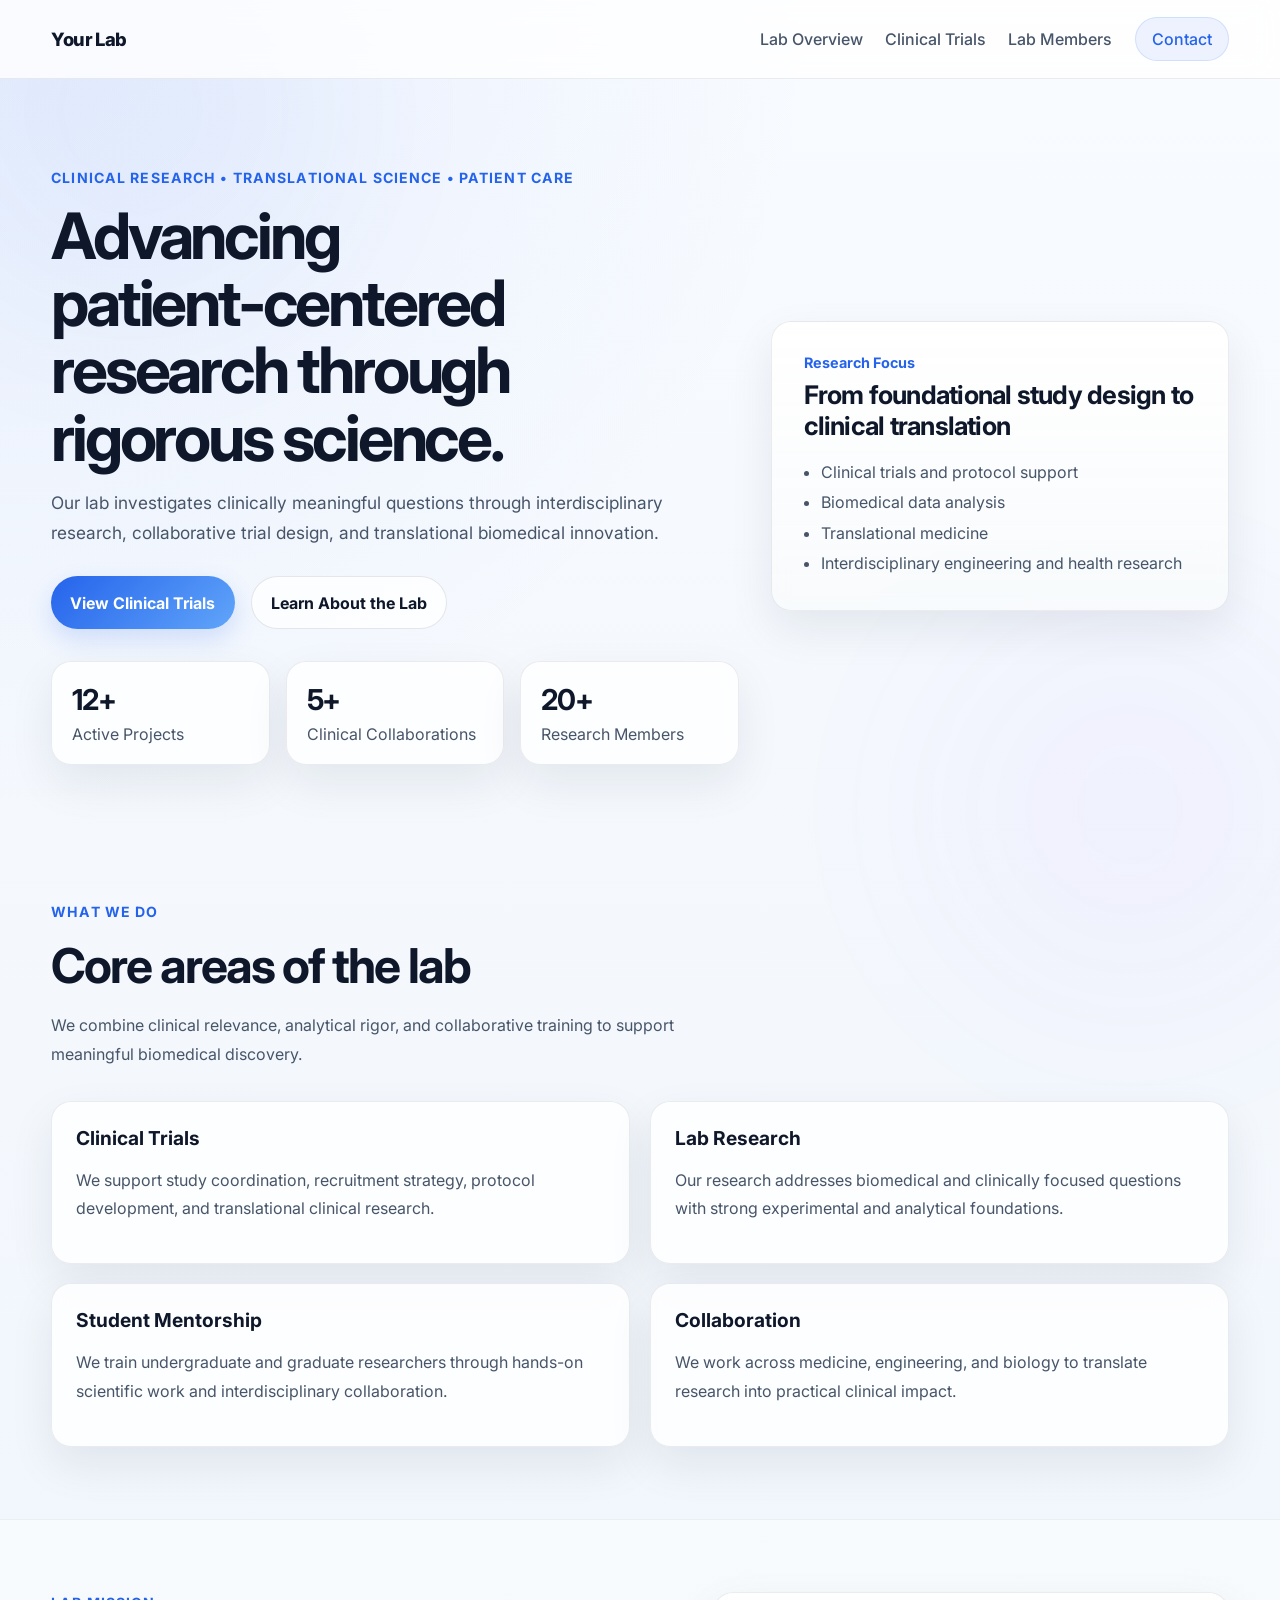
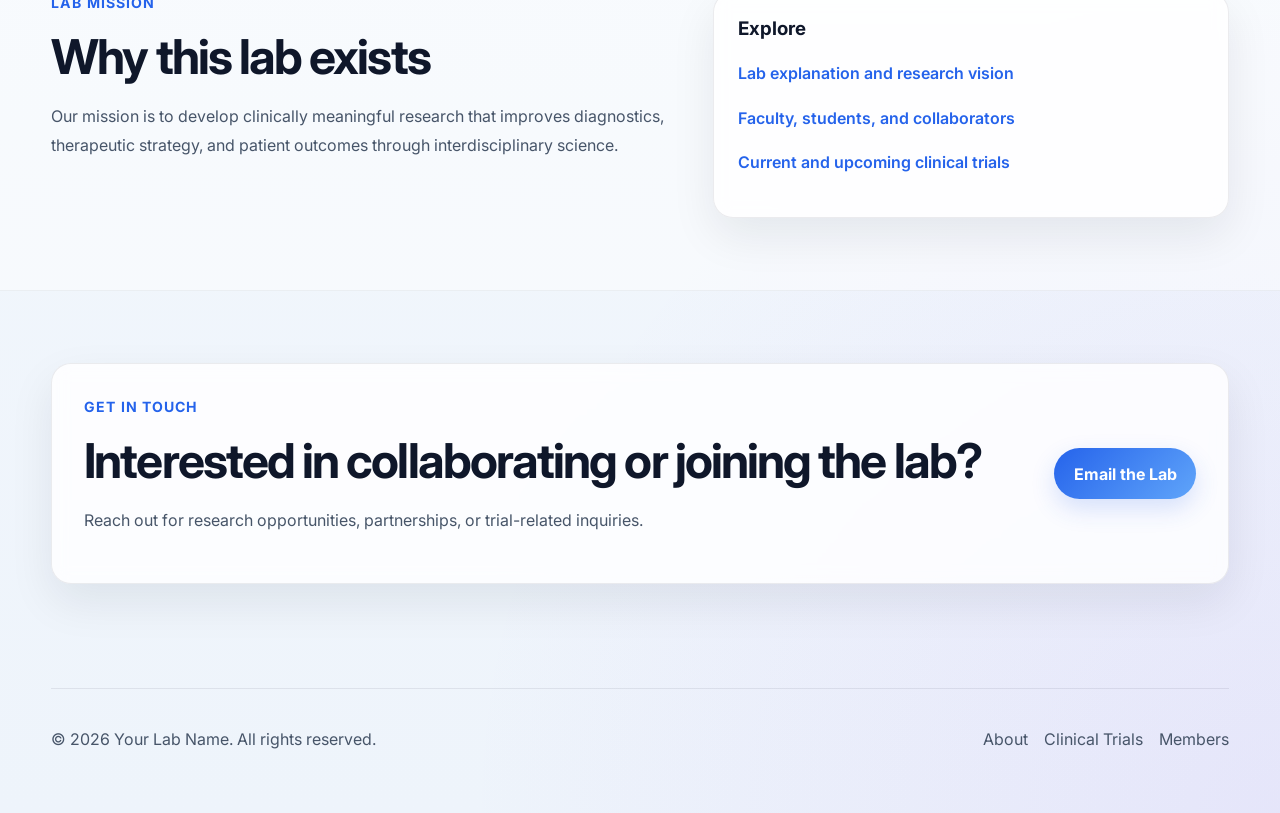
<file: index.html>
<!DOCTYPE html>
<html lang="en">
<head>
  <meta charset="UTF-8" />
  <meta name="viewport" content="width=device-width, initial-scale=1.0" />
  <title>Your Lab Name</title>
  <meta name="description" content="Clinical research lab focused on translational medicine, clinical trials, and interdisciplinary discovery." />
  <link rel="preconnect" href="https://fonts.googleapis.com">
  <link rel="preconnect" href="https://fonts.gstatic.com" crossorigin>
  <link href="https://fonts.googleapis.com/css2?family=Inter:wght@400;500;600;700;800&display=swap" rel="stylesheet">
  <link rel="stylesheet" href="style.css" />
</head>
<body>
  <div class="bg-glow glow-1"></div>
  <div class="bg-glow glow-2"></div>

  <header class="site-header">
    <div class="container nav">
      <a href="index.html" class="logo">Your Lab</a>

      <nav class="nav-links" id="navLinks">
        <a href="about.html">Lab Overview</a>
        <a href="clinical-trials.html">Clinical Trials</a>
        <a href="members.html">Lab Members</a>
        <a href="#contact" class="nav-cta">Contact</a>
      </nav>

      <button class="menu-btn" id="menuBtn" aria-label="Open menu">☰</button>
    </div>
  </header>

  <main>
    <section class="hero">
      <div class="container hero-grid">
        <div class="hero-copy">
          <span class="eyebrow">Clinical Research • Translational Science • Patient Care</span>
          <h1>Advancing patient-centered research through rigorous science.</h1>
          <p class="hero-text">
            Our lab investigates clinically meaningful questions through interdisciplinary
            research, collaborative trial design, and translational biomedical innovation.
          </p>

          <div class="hero-actions">
            <a href="clinical-trials.html" class="btn btn-primary">View Clinical Trials</a>
            <a href="about.html" class="btn btn-secondary">Learn About the Lab</a>
          </div>

          <div class="stats">
            <div class="stat-card">
              <h3>12+</h3>
              <p>Active Projects</p>
            </div>
            <div class="stat-card">
              <h3>5+</h3>
              <p>Clinical Collaborations</p>
            </div>
            <div class="stat-card">
              <h3>20+</h3>
              <p>Research Members</p>
            </div>
          </div>
        </div>

        <div class="hero-panel">
          <div class="panel-card">
            <p class="panel-label">Research Focus</p>
            <h2>From foundational study design to clinical translation</h2>
            <ul>
              <li>Clinical trials and protocol support</li>
              <li>Biomedical data analysis</li>
              <li>Translational medicine</li>
              <li>Interdisciplinary engineering and health research</li>
            </ul>
          </div>
        </div>
      </div>
    </section>

    <section class="section">
      <div class="container">
        <div class="section-heading">
          <span class="eyebrow">What We Do</span>
          <h2>Core areas of the lab</h2>
          <p>
            We combine clinical relevance, analytical rigor, and collaborative training
            to support meaningful biomedical discovery.
          </p>
        </div>

        <div class="feature-grid">
          <article class="feature-card">
            <h3>Clinical Trials</h3>
            <p>We support study coordination, recruitment strategy, protocol development, and translational clinical research.</p>
          </article>

          <article class="feature-card">
            <h3>Lab Research</h3>
            <p>Our research addresses biomedical and clinically focused questions with strong experimental and analytical foundations.</p>
          </article>

          <article class="feature-card">
            <h3>Student Mentorship</h3>
            <p>We train undergraduate and graduate researchers through hands-on scientific work and interdisciplinary collaboration.</p>
          </article>

          <article class="feature-card">
            <h3>Collaboration</h3>
            <p>We work across medicine, engineering, and biology to translate research into practical clinical impact.</p>
          </article>
        </div>
      </div>
    </section>

    <section class="section section-alt">
      <div class="container two-col">
        <div>
          <span class="eyebrow">Lab Mission</span>
          <h2>Why this lab exists</h2>
          <p>
            Our mission is to develop clinically meaningful research that improves
            diagnostics, therapeutic strategy, and patient outcomes through
            interdisciplinary science.
          </p>
        </div>

        <div class="info-box">
          <h3>Explore</h3>
          <p><a href="about.html">Lab explanation and research vision</a></p>
          <p><a href="members.html">Faculty, students, and collaborators</a></p>
          <p><a href="clinical-trials.html">Current and upcoming clinical trials</a></p>
        </div>
      </div>
    </section>

    <section class="section" id="contact">
      <div class="container contact-card">
        <div>
          <span class="eyebrow">Get in Touch</span>
          <h2>Interested in collaborating or joining the lab?</h2>
          <p>Reach out for research opportunities, partnerships, or trial-related inquiries.</p>
        </div>
        <a href="mailto:yourlab@email.edu" class="btn btn-primary">Email the Lab</a>
      </div>
    </section>
  </main>

  <footer class="site-footer">
    <div class="container footer-flex">
      <p>© 2026 Your Lab Name. All rights reserved.</p>
      <div class="footer-links">
        <a href="about.html">About</a>
        <a href="clinical-trials.html">Clinical Trials</a>
        <a href="members.html">Members</a>
      </div>
    </div>
  </footer>

  <script src="script.js"></script>
</body>
</html>
</file>
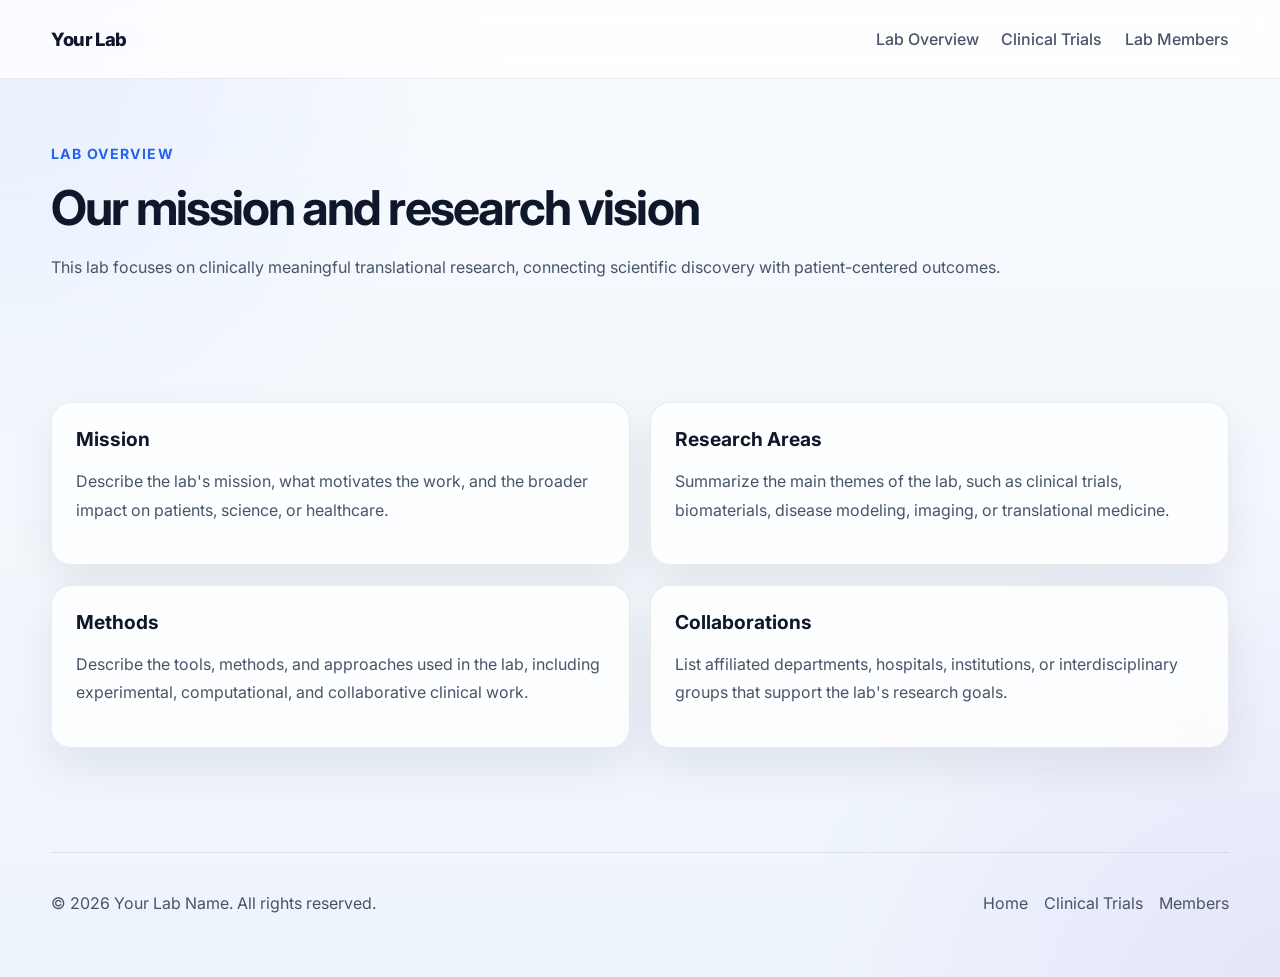
<file: about.html>
<!DOCTYPE html>
<html lang="en">
<head>
  <meta charset="UTF-8" />
  <meta name="viewport" content="width=device-width, initial-scale=1.0" />
  <title>Lab Overview | Your Lab Name</title>
  <link rel="preconnect" href="https://fonts.googleapis.com">
  <link rel="preconnect" href="https://fonts.gstatic.com" crossorigin>
  <link href="https://fonts.googleapis.com/css2?family=Inter:wght@400;500;600;700;800&display=swap" rel="stylesheet">
  <link rel="stylesheet" href="style.css" />
</head>
<body>
  <header class="site-header">
    <div class="container nav">
      <a href="index.html" class="logo">Your Lab</a>
      <nav class="nav-links" id="navLinks">
        <a href="about.html">Lab Overview</a>
        <a href="clinical-trials.html">Clinical Trials</a>
        <a href="members.html">Lab Members</a>
      </nav>
      <button class="menu-btn" id="menuBtn" aria-label="Open menu">☰</button>
    </div>
  </header>

  <main>
    <section class="page-hero">
      <div class="container">
        <span class="eyebrow">Lab Overview</span>
        <h1 class="page-title">Our mission and research vision</h1>
        <p class="page-text">
          This lab focuses on clinically meaningful translational research,
          connecting scientific discovery with patient-centered outcomes.
        </p>
      </div>
    </section>

    <section class="section">
      <div class="container feature-grid">
        <article class="feature-card">
          <h3>Mission</h3>
          <p>Describe the lab's mission, what motivates the work, and the broader impact on patients, science, or healthcare.</p>
        </article>
        <article class="feature-card">
          <h3>Research Areas</h3>
          <p>Summarize the main themes of the lab, such as clinical trials, biomaterials, disease modeling, imaging, or translational medicine.</p>
        </article>
        <article class="feature-card">
          <h3>Methods</h3>
          <p>Describe the tools, methods, and approaches used in the lab, including experimental, computational, and collaborative clinical work.</p>
        </article>
        <article class="feature-card">
          <h3>Collaborations</h3>
          <p>List affiliated departments, hospitals, institutions, or interdisciplinary groups that support the lab's research goals.</p>
        </article>
      </div>
    </section>
  </main>

  <footer class="site-footer">
    <div class="container footer-flex">
      <p>© 2026 Your Lab Name. All rights reserved.</p>
      <div class="footer-links">
        <a href="index.html">Home</a>
        <a href="clinical-trials.html">Clinical Trials</a>
        <a href="members.html">Members</a>
      </div>
    </div>
  </footer>

  <script src="script.js"></script>
</body>
</html>
</file>
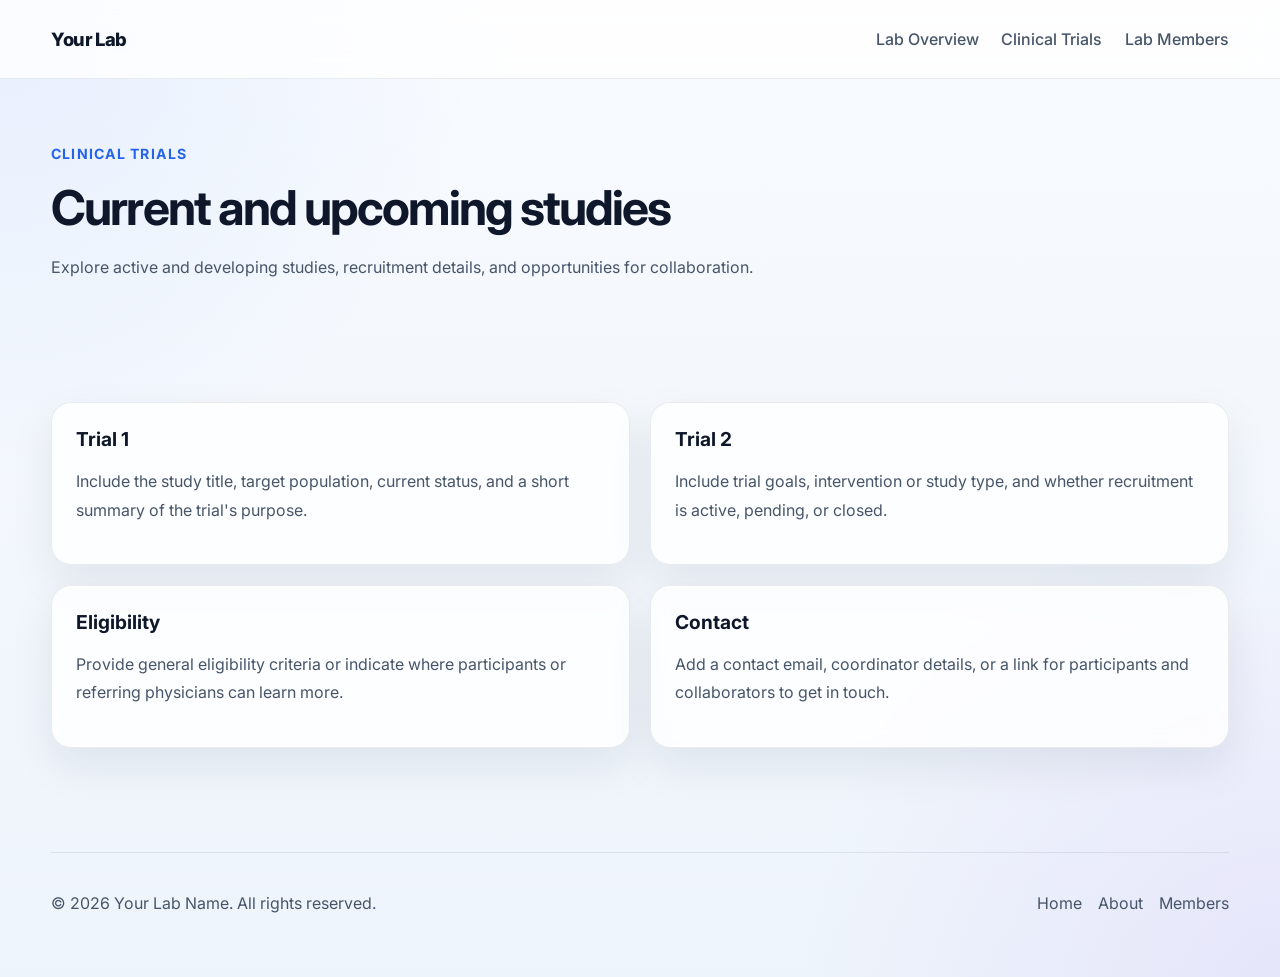
<file: clinical-trials.html>
<!DOCTYPE html>
<html lang="en">
<head>
  <meta charset="UTF-8" />
  <meta name="viewport" content="width=device-width, initial-scale=1.0" />
  <title>Clinical Trials | Your Lab Name</title>
  <link rel="preconnect" href="https://fonts.googleapis.com">
  <link rel="preconnect" href="https://fonts.gstatic.com" crossorigin>
  <link href="https://fonts.googleapis.com/css2?family=Inter:wght@400;500;600;700;800&display=swap" rel="stylesheet">
  <link rel="stylesheet" href="style.css" />
</head>
<body>
  <header class="site-header">
    <div class="container nav">
      <a href="index.html" class="logo">Your Lab</a>
      <nav class="nav-links" id="navLinks">
        <a href="about.html">Lab Overview</a>
        <a href="clinical-trials.html">Clinical Trials</a>
        <a href="members.html">Lab Members</a>
      </nav>
      <button class="menu-btn" id="menuBtn" aria-label="Open menu">☰</button>
    </div>
  </header>

  <main>
    <section class="page-hero">
      <div class="container">
        <span class="eyebrow">Clinical Trials</span>
        <h1 class="page-title">Current and upcoming studies</h1>
        <p class="page-text">
          Explore active and developing studies, recruitment details, and opportunities for collaboration.
        </p>
      </div>
    </section>

    <section class="section">
      <div class="container feature-grid">
        <article class="feature-card">
          <h3>Trial 1</h3>
          <p>Include the study title, target population, current status, and a short summary of the trial's purpose.</p>
        </article>
        <article class="feature-card">
          <h3>Trial 2</h3>
          <p>Include trial goals, intervention or study type, and whether recruitment is active, pending, or closed.</p>
        </article>
        <article class="feature-card">
          <h3>Eligibility</h3>
          <p>Provide general eligibility criteria or indicate where participants or referring physicians can learn more.</p>
        </article>
        <article class="feature-card">
          <h3>Contact</h3>
          <p>Add a contact email, coordinator details, or a link for participants and collaborators to get in touch.</p>
        </article>
      </div>
    </section>
  </main>

  <footer class="site-footer">
    <div class="container footer-flex">
      <p>© 2026 Your Lab Name. All rights reserved.</p>
      <div class="footer-links">
        <a href="index.html">Home</a>
        <a href="about.html">About</a>
        <a href="members.html">Members</a>
      </div>
    </div>
  </footer>

  <script src="script.js"></script>
</body>
</html>
</file>
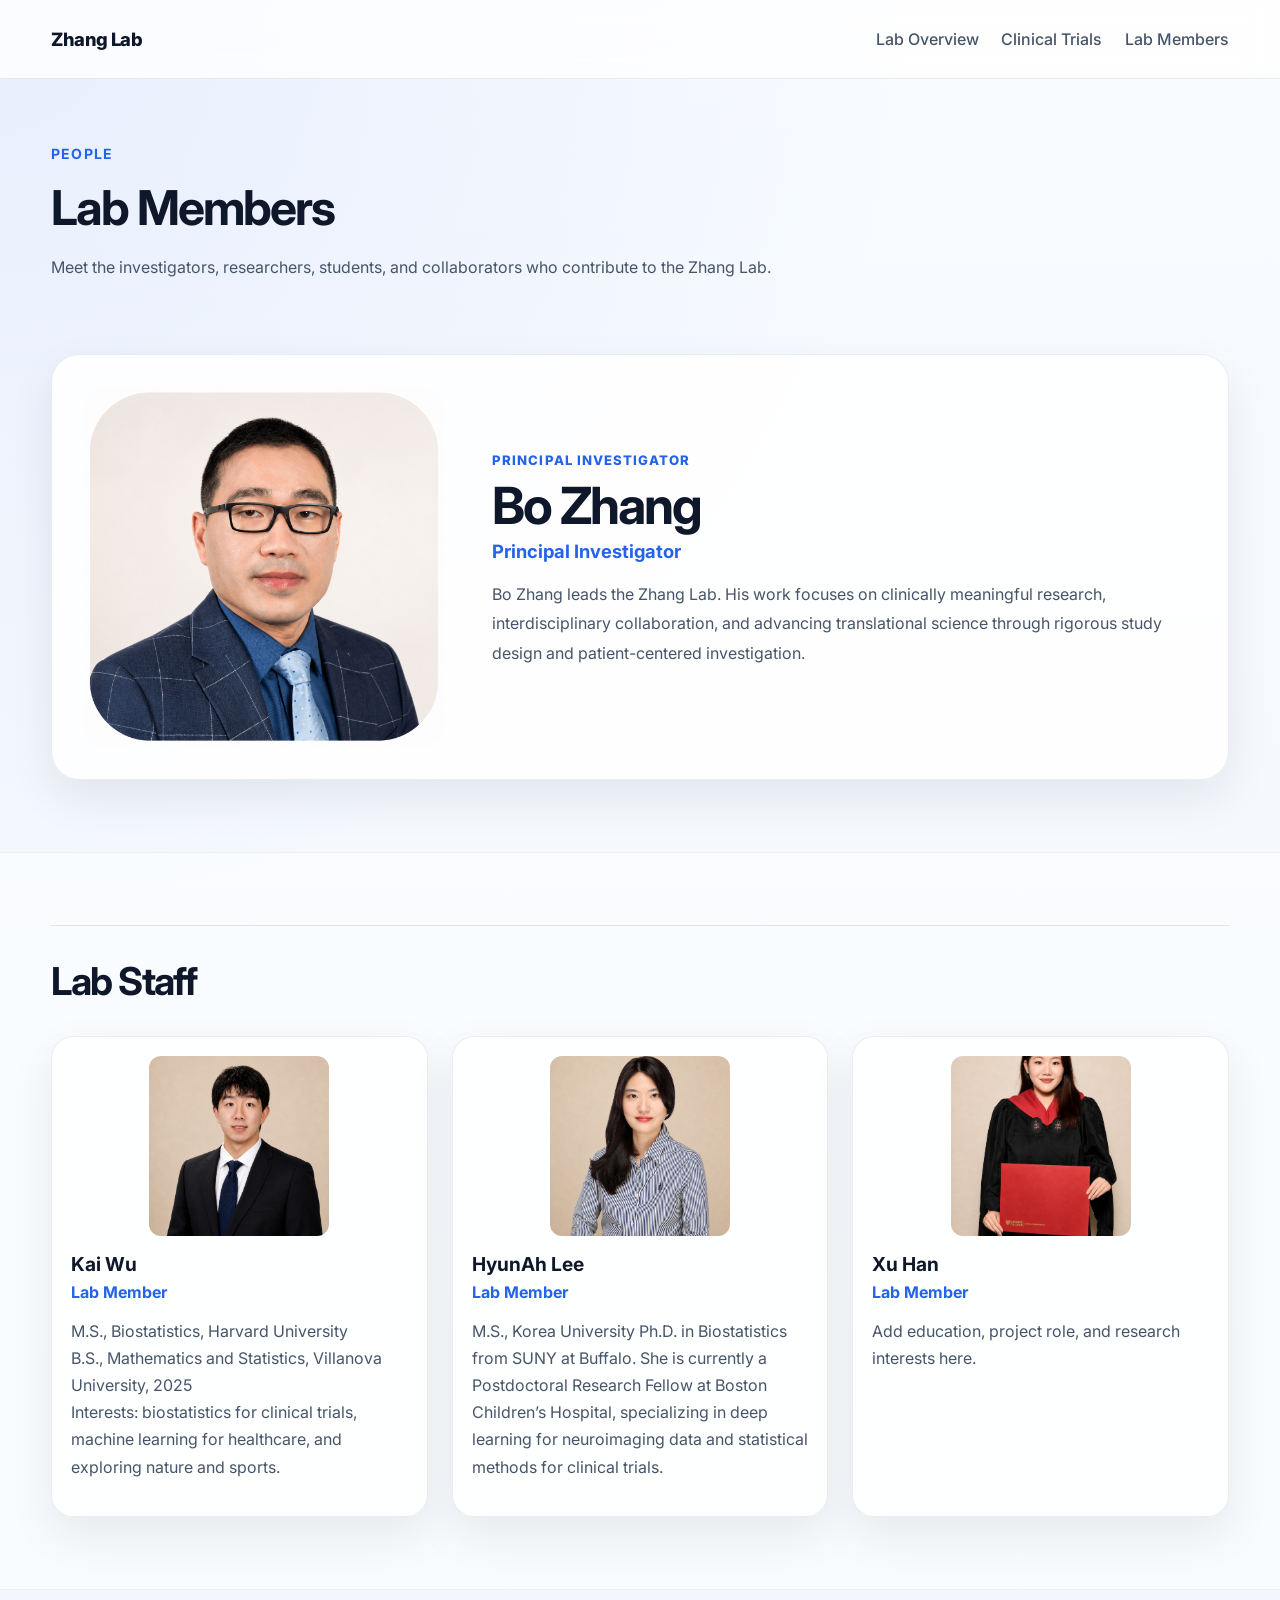
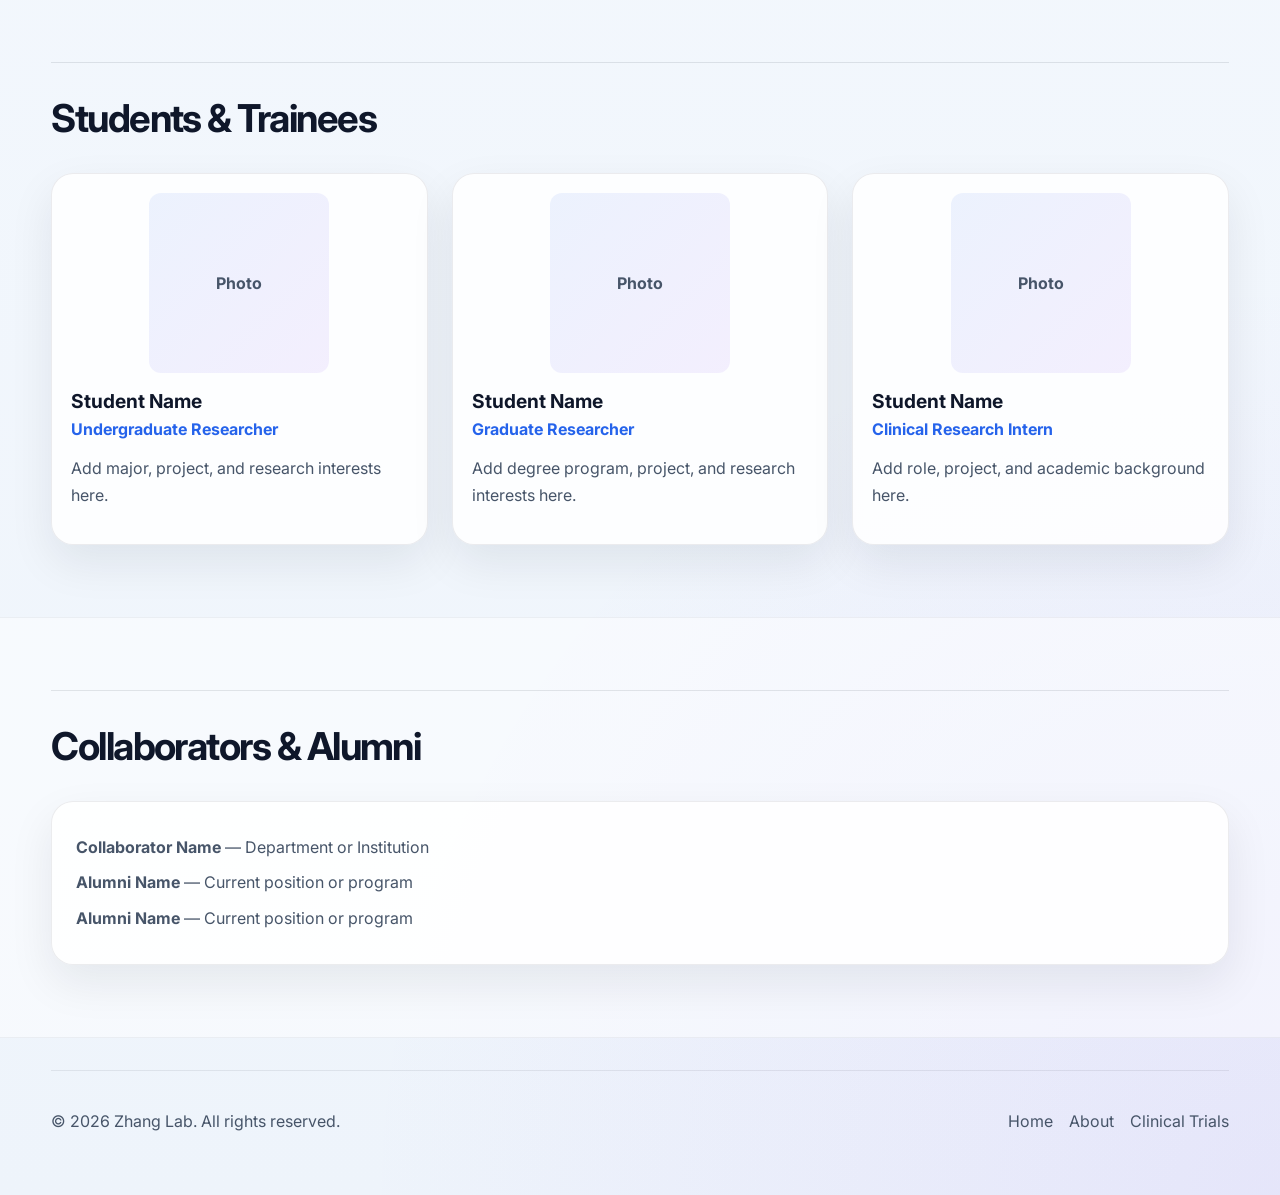
<file: members.html>
<!DOCTYPE html>
<html lang="en">
<head>
  <meta charset="UTF-8" />
  <meta name="viewport" content="width=device-width, initial-scale=1.0" />
  <title>Lab Members | Zhang Lab</title>
  <meta name="description" content="Meet the members of the Zhang Lab." />
  <link rel="preconnect" href="https://fonts.googleapis.com">
  <link rel="preconnect" href="https://fonts.gstatic.com" crossorigin>
  <link href="https://fonts.googleapis.com/css2?family=Inter:wght@400;500;600;700;800&display=swap" rel="stylesheet">
  <link rel="stylesheet" href="style.css" />
</head>

<body>
  <header class="site-header">
    <div class="container nav">
      <a href="index.html" class="logo">Zhang Lab</a>

      <nav class="nav-links" id="navLinks">
        <a href="about.html">Lab Overview</a>
        <a href="clinical-trials.html">Clinical Trials</a>
        <a href="members.html">Lab Members</a>
      </nav>

      <button class="menu-btn" id="menuBtn" aria-label="Open menu">☰</button>
    </div>
  </header>

  <main>
    <section class="page-hero members-hero">
      <div class="container">
        <span class="eyebrow">People</span>
        <h1 class="page-title">Lab Members</h1>
        <p class="page-text">
          Meet the investigators, researchers, students, and collaborators who contribute to the Zhang Lab.
        </p>
      </div>
    </section>

    <section class="section member-section">
      <div class="container">
        <div class="pi-profile">
          <div class="pi-image-wrap">
          <img src="bozhangimagenew1.png" alt="Bo Zhang, Principal Investigator" class="pi-image">
          </div>

          <div class="pi-text">
            <span class="member-category">Principal Investigator</span>
            <h2>Bo Zhang</h2>
            <h3>Principal Investigator</h3>
            <p>
              Bo Zhang leads the Zhang Lab. His work focuses on clinically meaningful research,
              interdisciplinary collaboration, and advancing translational science through rigorous
              study design and patient-centered investigation.
            </p>
          </div>
        </div>
      </div>
    </section>

    <section class="section section-alt">
  <div class="container">
    <div class="member-heading">
      <h2>Lab Staff</h2>
    </div>

    <div class="member-grid">
      <article class="member-card">
        <img src="wu_kaiimage.png" alt="Kai Wu" class="member-photo">
        <h3>Kai Wu</h3>
        <p class="member-role">Lab Member</p>
        <p class="member-bio">
          M.S., Biostatistics, Harvard University<br>
          B.S., Mathematics and Statistics, Villanova University, 2025<br>
          Interests: biostatistics for clinical trials, machine learning for healthcare, and exploring nature and sports.
        </p>
      </article>

      <article class="member-card">
        <img src="hyunahleeimage.png" alt="HyunAh Lee" class="member-photo">
        <h3>HyunAh Lee</h3>
        <p class="member-role">Lab Member</p>
        <p class="member-bio"> 
          M.S., Korea University
          Ph.D. in Biostatistics from SUNY at Buffalo. 
          She is currently a Postdoctoral Research Fellow at Boston Children’s Hospital, specializing in deep learning for neuroimaging data and statistical methods for clinical trials.
        </p>
      </article>

      <article class="member-card">
        <img src="xuhanimage.png" alt="Xu Han" class="member-photo">
        <h3>Xu Han</h3>
        <p class="member-role">Lab Member</p>
        <p class="member-bio">Add education, project role, and research interests here.</p>
      </article>
    </div>
  </div>
</section>

    
    <section class="section">
      <div class="container">
        <div class="member-heading">
          <h2>Students & Trainees</h2>
        </div>

        <div class="member-grid">
          <article class="member-card">
            <div class="member-photo placeholder-photo">Photo</div>
            <h3>Student Name</h3>
            <p class="member-role">Undergraduate Researcher</p>
            <p class="member-bio">Add major, project, and research interests here.</p>
          </article>

          <article class="member-card">
            <div class="member-photo placeholder-photo">Photo</div>
            <h3>Student Name</h3>
            <p class="member-role">Graduate Researcher</p>
            <p class="member-bio">Add degree program, project, and research interests here.</p>
          </article>

          <article class="member-card">
            <div class="member-photo placeholder-photo">Photo</div>
            <h3>Student Name</h3>
            <p class="member-role">Clinical Research Intern</p>
            <p class="member-bio">Add role, project, and academic background here.</p>
          </article>
        </div>
      </div>
    </section>

    <section class="section section-alt">
      <div class="container">
        <div class="member-heading">
          <h2>Collaborators & Alumni</h2>
        </div>

        <div class="alumni-list">
          <p><strong>Collaborator Name</strong> — Department or Institution</p>
          <p><strong>Alumni Name</strong> — Current position or program</p>
          <p><strong>Alumni Name</strong> — Current position or program</p>
        </div>
      </div>
    </section>
  </main>

  <footer class="site-footer">
    <div class="container footer-flex">
      <p>© 2026 Zhang Lab. All rights reserved.</p>
      <div class="footer-links">
        <a href="index.html">Home</a>
        <a href="about.html">About</a>
        <a href="clinical-trials.html">Clinical Trials</a>
      </div>
    </div>
  </footer>

  <script src="script.js"></script>
</body>
</html>
</file>
<file: style.css>
:root {
  --bg: #f8fbff;
  --bg2: #eef4fb;
  --card: rgba(255, 255, 255, 0.82);
  --card-border: rgba(15, 23, 42, 0.08);
  --text: #0f172a;
  --muted: #475569;
  --accent: #2563eb;
  --accent-2: #7c3aed;
  --white: #ffffff;
  --shadow: 0 18px 45px rgba(15, 23, 42, 0.08);
  --radius: 20px;
  --max-width: 1200px;
}

* {
  box-sizing: border-box;
}

html {
  scroll-behavior: smooth;
}

body {
  margin: 0;
  font-family: "Inter", sans-serif;
  background:
    radial-gradient(circle at top left, rgba(37, 99, 235, 0.08), transparent 30%),
    radial-gradient(circle at bottom right, rgba(124, 58, 237, 0.08), transparent 30%),
    linear-gradient(180deg, var(--bg) 0%, var(--bg2) 100%);
  color: var(--text);
  overflow-x: hidden;
}

a {
  color: inherit;
  text-decoration: none;
}

.container {
  width: min(92%, var(--max-width));
  margin: 0 auto;
}

.site-header {
  position: sticky;
  top: 0;
  z-index: 1000;
  backdrop-filter: blur(14px);
  background: rgba(255, 255, 255, 0.78);
  border-bottom: 1px solid rgba(15, 23, 42, 0.08);
}

.nav {
  display: flex;
  align-items: center;
  justify-content: space-between;
  min-height: 78px;
}

.logo {
  font-size: 1.15rem;
  font-weight: 800;
  letter-spacing: -0.03em;
  color: var(--text);
}

.nav-links {
  display: flex;
  gap: 1.4rem;
  align-items: center;
}

.nav-links a {
  color: var(--muted);
  font-weight: 500;
  transition: 0.2s ease;
}

.nav-links a:hover {
  color: var(--text);
}

.nav-cta {
  padding: 0.7rem 1rem;
  border-radius: 999px;
  background: rgba(37, 99, 235, 0.08);
  border: 1px solid rgba(37, 99, 235, 0.14);
  color: var(--accent) !important;
  font-weight: 700;
}

.menu-btn {
  display: none;
  background: transparent;
  border: 1px solid rgba(15, 23, 42, 0.12);
  color: var(--text);
  font-size: 1.2rem;
  border-radius: 12px;
  padding: 0.5rem 0.75rem;
}

.hero {
  padding: 5.5rem 0 4rem;
}

.hero-grid {
  display: grid;
  grid-template-columns: 1.2fr 0.8fr;
  gap: 2rem;
  align-items: center;
}

.eyebrow {
  display: inline-block;
  color: var(--accent);
  font-size: 0.88rem;
  font-weight: 700;
  text-transform: uppercase;
  letter-spacing: 0.08em;
  margin-bottom: 1rem;
}

.hero h1 {
  font-size: clamp(2.5rem, 5vw, 4.5rem);
  line-height: 1.05;
  letter-spacing: -0.05em;
  margin: 0 0 1rem;
  max-width: 12ch;
  color: var(--text);
}

.hero-text {
  color: var(--muted);
  font-size: 1.08rem;
  line-height: 1.75;
  max-width: 62ch;
  margin-bottom: 1.75rem;
}

.hero-actions {
  display: flex;
  flex-wrap: wrap;
  gap: 1rem;
  margin-bottom: 2rem;
}

.btn {
  display: inline-flex;
  align-items: center;
  justify-content: center;
  padding: 0.95rem 1.2rem;
  border-radius: 999px;
  font-weight: 700;
  transition: transform 0.2s ease, opacity 0.2s ease, background 0.2s ease;
}

.btn:hover {
  transform: translateY(-2px);
}

.btn-primary {
  background: linear-gradient(135deg, var(--accent), #60a5fa);
  color: #ffffff;
  box-shadow: 0 10px 25px rgba(37, 99, 235, 0.18);
}

.btn-secondary {
  background: rgba(255,255,255,0.78);
  border: 1px solid rgba(15, 23, 42, 0.1);
  color: var(--text);
}

.stats {
  display: grid;
  grid-template-columns: repeat(3, 1fr);
  gap: 1rem;
}

.stat-card,
.feature-card,
.panel-card,
.info-box,
.contact-card {
  background: var(--card);
  border: 1px solid var(--card-border);
  border-radius: var(--radius);
  box-shadow: var(--shadow);
  backdrop-filter: blur(8px);
}

.stat-card {
  padding: 1.25rem;
}

.stat-card h3 {
  margin: 0;
  font-size: 1.8rem;
  letter-spacing: -0.04em;
  color: var(--text);
}

.stat-card p {
  margin: 0.45rem 0 0;
  color: var(--muted);
}

.hero-panel {
  display: flex;
  justify-content: center;
}

.panel-card {
  width: 100%;
  padding: 2rem;
  background:
    linear-gradient(180deg, rgba(255,255,255,0.95), rgba(248,250,252,0.9));
}

.panel-label {
  color: var(--accent);
  font-size: 0.9rem;
  font-weight: 700;
  margin: 0 0 0.5rem;
}

.panel-card h2 {
  margin: 0 0 1rem;
  font-size: 1.6rem;
  letter-spacing: -0.03em;
  color: var(--text);
}

.panel-card ul {
  margin: 0;
  padding-left: 1.1rem;
  color: var(--muted);
  line-height: 1.9;
}

.section {
  padding: 4.5rem 0;
}

.section-alt {
  background: rgba(255,255,255,0.45);
  border-top: 1px solid rgba(15, 23, 42, 0.05);
  border-bottom: 1px solid rgba(15, 23, 42, 0.05);
}

.section-heading {
  max-width: 700px;
  margin-bottom: 2rem;
}

.section-heading h2,
.two-col h2,
.contact-card h2,
.page-title {
  font-size: clamp(2rem, 4vw, 3rem);
  margin: 0 0 0.75rem;
  letter-spacing: -0.04em;
  color: var(--text);
}

.section-heading p,
.two-col p,
.contact-card p,
.info-box p,
.feature-card p,
.page-text {
  color: var(--muted);
  line-height: 1.8;
}

.feature-grid {
  display: grid;
  grid-template-columns: repeat(2, 1fr);
  gap: 1.2rem;
}

.feature-card {
  padding: 1.5rem;
}

.feature-card h3 {
  margin-top: 0;
  margin-bottom: 0.7rem;
  font-size: 1.2rem;
  color: var(--text);
}

.two-col {
  display: grid;
  grid-template-columns: 1.1fr 0.9fr;
  gap: 2rem;
  align-items: start;
}

.info-box {
  padding: 1.5rem;
}

.info-box h3 {
  margin-top: 0;
  color: var(--text);
}

.info-box a {
  color: var(--accent);
  font-weight: 600;
}

.contact-card {
  padding: 2rem;
  display: flex;
  align-items: center;
  justify-content: space-between;
  gap: 1.5rem;
}

.page-hero {
  padding: 4rem 0 2rem;
}

.site-footer {
  padding: 2rem 0 3rem;
  color: var(--muted);
}

.footer-flex {
  display: flex;
  justify-content: space-between;
  gap: 1rem;
  align-items: center;
  border-top: 1px solid rgba(15, 23, 42, 0.08);
  padding-top: 1.5rem;
}

.footer-links {
  display: flex;
  gap: 1rem;
}

.footer-links a:hover {
  color: var(--text);
}

.bg-glow {
  position: fixed;
  width: 420px;
  height: 420px;
  border-radius: 50%;
  filter: blur(100px);
  opacity: 0.18;
  z-index: -1;
}

.glow-1 {
  top: -100px;
  left: -80px;
  background: rgba(37, 99, 235, 0.25);
}

.glow-2 {
  bottom: -120px;
  right: -60px;
  background: rgba(124, 58, 237, 0.22);
}

@media (max-width: 960px) {
  .hero-grid,
  .two-col,
  .feature-grid,
  .stats {
    grid-template-columns: 1fr;
  }

  .contact-card {
    flex-direction: column;
    align-items: flex-start;
  }

  .nav-links {
    position: absolute;
    top: 78px;
    right: 4%;
    width: min(92vw, 320px);
    display: none;
    flex-direction: column;
    align-items: flex-start;
    padding: 1rem;
    background: rgba(255, 255, 255, 0.96);
    border: 1px solid rgba(15, 23, 42, 0.1);
    border-radius: 18px;
    box-shadow: var(--shadow);
  }

  .nav-links.show {
    display: flex;
  }

  .menu-btn {
    display: inline-block;
  }
}

@media (max-width: 640px) {
  .hero {
    padding-top: 4.2rem;
  }

  .hero h1 {
    max-width: 100%;
  }
}
.members-hero {
  text-align: left;
  padding-bottom: 1.5rem;
}

.member-section {
  padding-top: 2rem;
}

.pi-profile {
  display: grid;
  grid-template-columns: 360px 1fr;
  gap: 3rem;
  align-items: center;
  background: rgba(255, 255, 255, 0.86);
  border: 1px solid rgba(15, 23, 42, 0.08);
  border-radius: 28px;
  padding: 2rem;
  box-shadow: var(--shadow);
}

.pi-image-wrap {
  width: 100%;
}

.pi-image {
  width: 100%;
  aspect-ratio: 1 / 1;
  object-fit: cover;
  border-radius: 24px;
  display: block;
}

.pi-text h2 {
  font-size: clamp(2rem, 4vw, 3.2rem);
  margin: 0.3rem 0 0.25rem;
  letter-spacing: -0.04em;
  color: var(--text);
}

.pi-text h3 {
  margin: 0 0 1.1rem;
  color: var(--accent);
  font-size: 1.15rem;
}

.pi-text p {
  color: var(--muted);
  line-height: 1.85;
  max-width: 720px;
}

.member-category {
  display: inline-block;
  color: var(--accent);
  font-size: 0.82rem;
  font-weight: 800;
  text-transform: uppercase;
  letter-spacing: 0.08em;
}

.member-heading {
  border-top: 1px solid rgba(15, 23, 42, 0.1);
  padding-top: 2rem;
  margin-bottom: 2rem;
}

.member-heading h2 {
  font-size: clamp(1.8rem, 3vw, 2.5rem);
  margin: 0;
  letter-spacing: -0.04em;
}

.member-grid {
  display: grid;
  grid-template-columns: repeat(3, 1fr);
  gap: 1.5rem;
}

.member-card {
  background: rgba(255, 255, 255, 0.86);
  border: 1px solid rgba(15, 23, 42, 0.08);
  border-radius: 22px;
  padding: 1.2rem;
  box-shadow: var(--shadow);
}

.member-photo {
  width: 100%;
  max-width: 180px;
  height: 180px;
  object-fit: cover;
  border-radius: 12px;
  display: block;
  margin: 0 auto 1rem;
}

.placeholder-photo {
  display: flex;
  align-items: center;
  justify-content: center;
  background: linear-gradient(135deg, rgba(37, 99, 235, 0.08), rgba(124, 58, 237, 0.08));
  color: var(--muted);
  font-weight: 700;
}

.member-card h3 {
  margin: 0 0 0.35rem;
  font-size: 1.2rem;
  color: var(--text);
}

.member-role {
  margin: 0 0 0.8rem;
  color: var(--accent);
  font-weight: 700;
}

.member-bio {
  color: var(--muted);
  line-height: 1.7;
}

.alumni-list {
  background: rgba(255, 255, 255, 0.86);
  border: 1px solid rgba(15, 23, 42, 0.08);
  border-radius: 22px;
  padding: 1.5rem;
  box-shadow: var(--shadow);
}

.alumni-list p {
  color: var(--muted);
  line-height: 1.7;
  margin: 0.5rem 0;
}

@media (max-width: 900px) {
  .pi-profile {
    grid-template-columns: 1fr;
  }

  .member-grid {
    grid-template-columns: 1fr 1fr;
  }
}

@media (max-width: 640px) {

  .member-grid {
  display: grid !important;
  grid-template-columns: repeat(3, 1fr) !important;
  gap: 1.5rem;
  align-items: start;
}

.member-photo {
  width: 160px !important;
  height: 160px !important;
  object-fit: cover;
  border-radius: 14px;
  display: block;
  margin: 0 auto 1rem;
}

.member-card {
  text-align: center;
}

  .pi-profile {
    padding: 1.25rem;
  }
}
</file>
